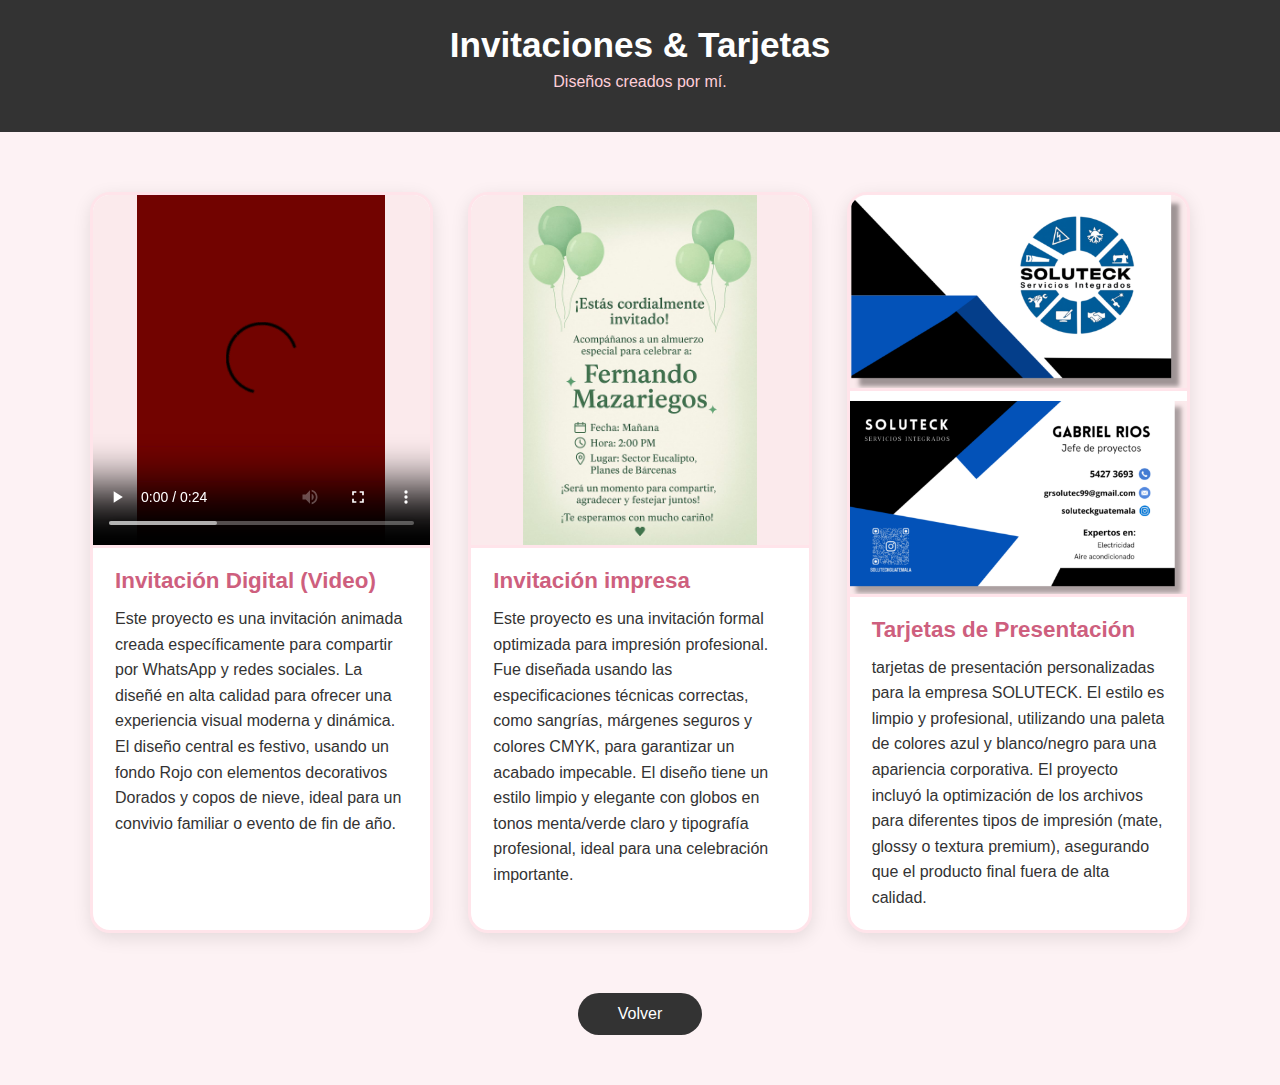
<file: invitaciones.html>
<!DOCTYPE html>
<html lang="es">
<head>
<meta charset="UTF-8">
<meta name="viewport" content="width=device-width, initial-scale=1.0">
<title>Invitaciones y Tarjetas</title>
<style>
    body {
        font-family: 'Segoe UI', Tahoma, sans-serif;
        margin: 0;
        padding: 0;
        background-color: #fdf2f4;
        color: #333;
    }

    header {
        background-color: #333;
        padding: 25px;
        text-align: center;
        color: white;
    }

    header h1 {
        margin: 0;
        font-size: 2.2rem;
    }

    header p {
        margin-top: 8px;
        font-size: 1rem;
        color: #ffced9;
    }

    .projects-container {
        max-width: 1100px;
        margin: 40px auto;
        padding: 20px;
        display: grid;
        grid-template-columns: repeat(auto-fit, minmax(330px, 1fr));
        gap: 35px;
    }

    .item-card {
        background-color: #ffffff;
        border-radius: 20px;
        overflow: hidden;
        box-shadow: 0 5px 18px rgba(0,0,0,0.10);
        transition: transform .3s, box-shadow .3s;
        border: 3px solid #ffe4ea;
        display: flex;
        flex-direction: column;
    }

    .item-card:hover {
        transform: translateY(-8px);
        box-shadow: 0 18px 28px rgba(0,0,0,0.20);
    }

    .item-image, .item-video {
        width: 100%;
        max-height: 350px;
        object-fit: contain;
        background-color: #fbeaec;
        border-bottom: 3px solid #ffe4ea;
        border-radius: 0;
    }

    .item-details {
        padding: 20px 22px;
        display: flex;
        flex-direction: column;
        gap: 12px;
    }

    .item-details h2 {
        margin: 0;
        color: #ce5f7e;
        font-size: 1.4rem;
    }

    .item-details p {
        margin: 0;
        line-height: 1.6;
        font-size: 1rem;
    }

    .back-container {
        text-align: center;
        margin: 40px 0 50px;
    }

    .back-btn {
        display: inline-block;
        padding: 12px 40px;
        background-color: #333;
        color: white;
        text-decoration: none;
        border-radius: 30px;
        font-size: 1rem;
        transition: 0.3s;
    }

    .back-btn:hover {
        background-color: #ce5f7e;
    }
</style>
</head>
<body>

<header>
    <h1>Invitaciones & Tarjetas</h1>
    <p>Diseños creados por mí.</p>
</header>

<div class="projects-container">

  <!-- Invitación Digital (VIDEO) -->
  <div class="item-card">
      <video class="item-video" controls>
          <source src="videos/Invitación de Cumpleaños Moderno Blanco (1).mp4" type="video/mp4">
          Tu navegador no soporta videos.
      </video>
      <div class="item-details">
          <h2>Invitación Digital (Video)</h2>
          <p>Este proyecto es una invitación animada creada específicamente para compartir 
            por WhatsApp y redes sociales. La diseñé en alta calidad para ofrecer una experiencia visual moderna y dinámica. El diseño central es festivo, usando un fondo Rojo con elementos decorativos Dorados y copos de nieve, 
            ideal para un convivio familiar o evento de fin de año.</p>
      </div>
  </div>

  <!-- Invitación Impresa -->
  <div class="item-card">
      <img src="imagenes/WhatsApp Image 2025-11-23 at 5.04.36 PM.jpeg" class="item-image" alt="Invitación Impresa">
      <div class="item-details">
          <h2>Invitación impresa</h2>
          <p>Este proyecto es una invitación formal optimizada para impresión profesional. 
            Fue diseñada usando las especificaciones técnicas correctas, como sangrías, 
            márgenes seguros y colores CMYK, para garantizar un acabado impecable. El diseño tiene un estilo limpio y elegante con globos en tonos menta/verde claro y tipografía profesional, 
            ideal para una celebración importante.</p>
      </div>
  </div>

  <!-- Tarjetas de Presentación -->
  <div class="item-card">
      <div style="display: flex; flex-direction: column; gap: 10px;">
          <img src="imagenes/1.png" class="item-image" alt="Tarjeta de Presentación">
          <img src="imagenes/2.png" class="item-image" alt="Tarjeta de Presentación"> <!-- TARJETA NUEVA -->
      </div>
      <div class="item-details">
          <h2>Tarjetas de Presentación</h2>
          
          <p>tarjetas de presentación personalizadas para la empresa SOLUTECK. 
            El estilo es limpio y profesional, utilizando una paleta de colores azul y blanco/negro 
            para una apariencia corporativa. El proyecto incluyó la optimización de los archivos para 
            diferentes tipos de impresión (mate, glossy o textura premium), 
            asegurando que el producto final fuera de alta calidad.</p>
      </div>
  </div>

</div>

<div class="back-container">
    <a href="index.html" class="back-btn">Volver</a>
</div>

</body>
</html>
</file>
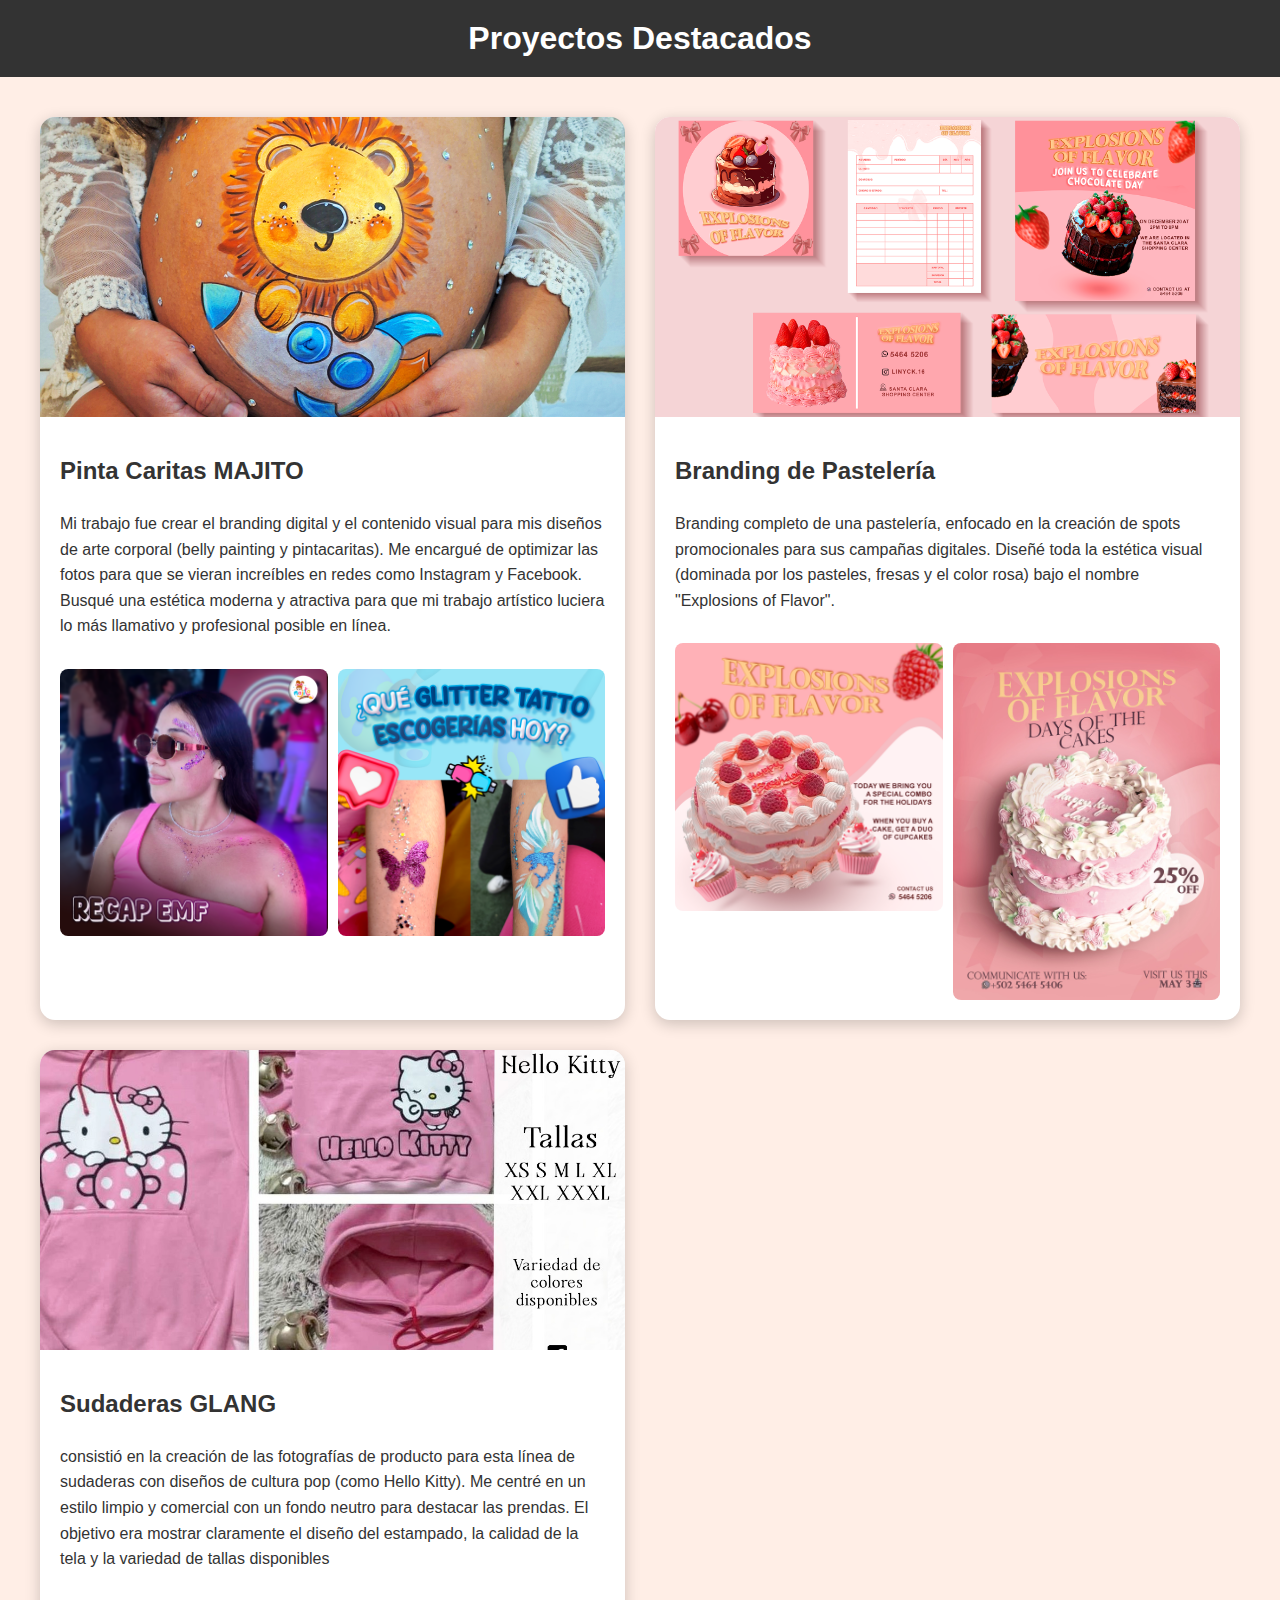
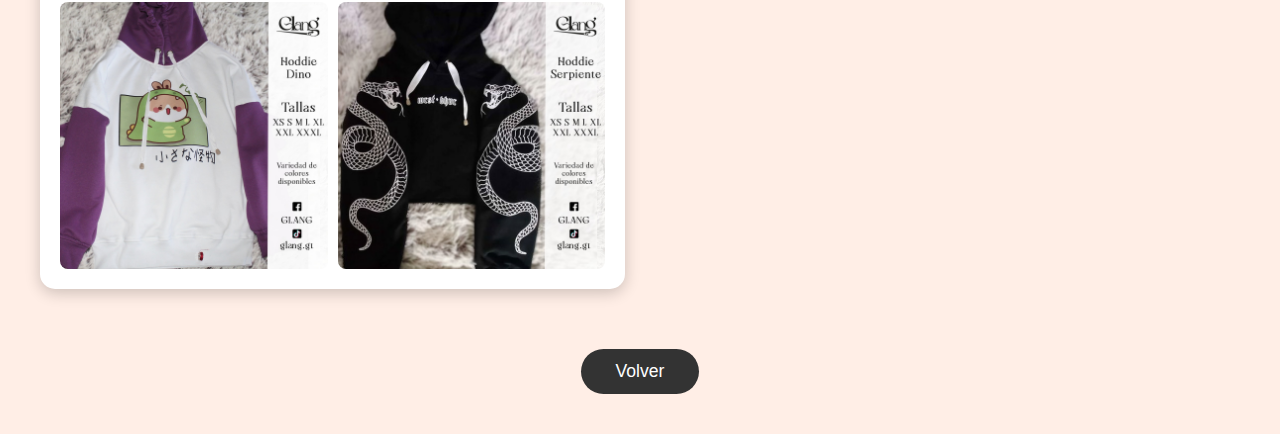
<file: post.html>
<!DOCTYPE html>
<html lang="es">
<head>
<meta charset="UTF-8">
<meta name="viewport" content="width=device-width, initial-scale=1.0">
<title>Proyectos - Diseño para redes</title>
<style>
    body {
        font-family: 'Segoe UI', Tahoma, Geneva, Verdana, sans-serif;
        margin: 0;
        padding: 0;
        background-color: #ffeee6;
        color: #333;
    }

    header {
        background-color: #333;
        padding: 20px;
        text-align: center;
        color: white;
    }

    header h1 {
        margin: 0;
        font-size: 2rem;
    }

    /* DOS COLUMNAS FIJAS */
    .projects-container {
        max-width: 1200px;
        margin: 20px auto;
        padding: 20px;
        display: grid;
        grid-template-columns: repeat(2, 1fr);
        gap: 30px;
    }

    /* 1 columna en celular */
    @media(max-width: 768px) {
        .projects-container {
            grid-template-columns: 1fr;
        }
    }

    .project-card {
        background-color: white;
        border-radius: 15px;
        box-shadow: 0 4px 15px rgba(0,0,0,0.2);
        overflow: hidden;
        transition: transform 0.3s, box-shadow 0.3s;
        display: flex;
        flex-direction: column;
    }

    .project-card:hover {
        transform: translateY(-10px);
        box-shadow: 0 10px 25px rgba(0,0,0,0.25);
    }

    .project-image {
        width: 100%;
        height: 300px;
        object-fit: cover;
    }

    .project-details {
        padding: 20px;
        flex: 1;
        display: flex;
        flex-direction: column;
    }

    .project-details h2 {
        color: #333;
        margin-bottom: 10px;
    }

    .project-details p {
        line-height: 1.6;
        font-size: 1rem;
        margin-bottom: 15px;
    }

    .gallery {
        display: grid;
        grid-template-columns: repeat(auto-fit, minmax(100px, 1fr));
        gap: 10px;
        margin-top: 15px;
    }

    .gallery img {
        width: 100%;
        border-radius: 8px;
        transition: transform 0.3s;
    }

    .gallery img:hover {
        transform: scale(1.05);
    }

    /* BOTÓN GENERAL ABAJO */
    .volver-btn {
        display: block;
        width: fit-content;
        margin: 40px auto;
        padding: 12px 35px;
        background-color: #333;
        color: white;
        text-decoration: none;
        border-radius: 25px;
        font-size: 1.1rem;
        transition: 0.3s;
    }

    .volver-btn:hover {
        background-color: #e07f9f;
    }

</style>
</head>
<body>

<header>
    <h1>Proyectos Destacados</h1>
</header>

<div class="projects-container">

    <!-- Proyecto 1 -->
    <div class="project-card">
        <img src="imagenes/belly paint 3.png" alt="Proyecto 1" class="project-image">
        <div class="project-details">
            <h2>Pinta Caritas MAJITO</h2>
            <p>Mi trabajo fue crear el branding digital y el contenido visual para mis diseños de arte corporal (belly painting y pintacaritas). Me encargué de optimizar las fotos para que se vieran increíbles en redes como Instagram y Facebook. Busqué una estética moderna y atractiva para que mi trabajo artístico luciera lo más llamativo y profesional posible en línea.</p>
            <div class="gallery">
                <img src="imagenes/EMF MAJITO 4.png" alt="Detalle 1">
                <img src="imagenes/TRIVIA majito.png" alt="Detalle 2">
            </div>
        </div>
    </div>

    <!-- Proyecto 2 -->
    <div class="project-card">
        <img src="imagenes/mok-up.png" alt="Proyecto 2" class="project-image">
        <div class="project-details">
            <h2>Branding de Pastelería</h2>
            <p>Branding completo de una pastelería, enfocado en la creación de spots promocionales para sus campañas digitales. Diseñé toda la estética visual (dominada por los pasteles, fresas y el color rosa) bajo el nombre "Explosions of Flavor".</p>
            <div class="gallery">
                <img src="imagenes/oferta.png" alt="Detalle 1">
                <img src="imagenes/WhatsApp Image 2024-11-29 at 5.47.05 PM - copia.jpeg" alt="Detalle 2">
            </div>
        </div>
    </div>

    <!-- Proyecto 3 -->
    <div class="project-card">
        <img src="imagenes/WhatsApp Image 2025-12-04 at 2.27.48 PM (1).jpeg" alt="Proyecto 3" class="project-image">
        <div class="project-details">
            <h2>Sudaderas GLANG</h2>
            <p>consistió en la creación de las fotografías de producto para esta línea de sudaderas 
                con diseños de cultura pop (como Hello Kitty). Me centré en un estilo limpio y comercial con un fondo neutro para destacar las prendas. El objetivo era mostrar claramente el diseño del estampado, la calidad de 
                la tela y la variedad de tallas disponibles</p>
            <div class="gallery">
                <img src="imagenes/WhatsApp Image 2025-12-04 at 2.27.48 PM.jpeg" alt="Detalle 1">
                <img src="imagenes/WhatsApp Image 2025-12-04 at 2.27.49 PM (1).jpeg" alt="Detalle 2">
            </div>
        </div>
    </div>

</div>

<!-- BOTÓN BONITO ABAJO -->
<a href="index.html#proyectos" class="volver-btn">Volver</a>

</body>
</html>
</file>
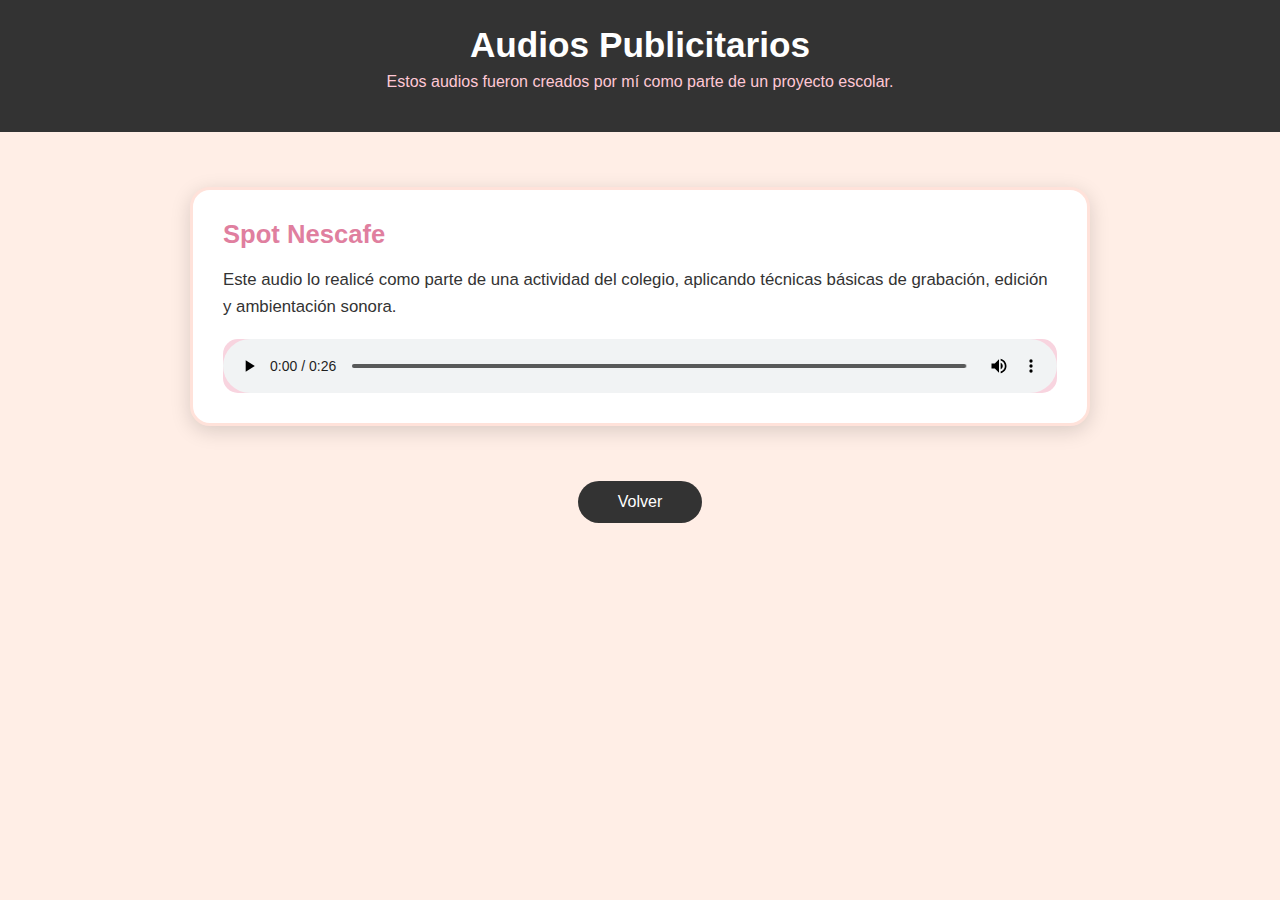
<file: Spot-publicitario.html>
<!DOCTYPE html>
<html lang="es">
<head>
<meta charset="UTF-8">
<meta name="viewport" content="width=device-width, initial-scale=1.0">
<title>Audios Publicitarios</title>
<style>
    body {
        font-family: 'Segoe UI', Tahoma, Geneva, Verdana, sans-serif;
        margin: 0;
        padding: 0;
        background-color: #ffeee6;
        color: #333;
    }

    header {
        background-color: #333;
        padding: 25px;
        text-align: center;
        color: white;
    }

    header h1 {
        margin: 0;
        font-size: 2.2rem;
    }

    header p {
        margin-top: 8px;
        font-size: 1rem;
        color: #ffc8d5;
    }

    .projects-container {
        max-width: 900px;
        margin: 35px auto;
        padding: 20px;
        display: flex;
        flex-direction: column;
        gap: 35px;
    }

    .audio-card {
        background-color: white;
        border-radius: 20px;
        padding: 30px;
        box-shadow: 0 5px 20px rgba(0,0,0,0.15);
        display: flex;
        flex-direction: column;
        gap: 18px;
        transition: transform 0.25s, box-shadow 0.25s;
        border: 3px solid #ffe2da;
    }

    .audio-card:hover {
        transform: translateY(-6px);
        box-shadow: 0 15px 30px rgba(0,0,0,0.25);
    }

    .audio-card h2 {
        margin: 0;
        color: #e07f9f;
        font-size: 1.6rem;
    }

    .audio-card p {
        margin: 0;
        line-height: 1.6;
        font-size: 1.05rem;
    }

    audio {
        width: 100%;
        border-radius: 15px;
        outline: none;
        background-color: #f8d4df;
    }

    .back-container {
        text-align: center;
        margin: 20px 0 40px;
    }

    .back-btn {
        display: inline-block;
        padding: 12px 40px;
        background-color: #333;
        color: white;
        text-decoration: none;
        border-radius: 30px;
        font-size: 1rem;
        transition: 0.3s;
    }

    .back-btn:hover {
        background-color: #e07f9f;
    }

</style>
</head>
<body>

<header>
    <h1>Audios Publicitarios</h1>
    <p>Estos audios fueron creados por mí como parte de un proyecto escolar.</p>
</header>

<div class="projects-container">

    <!-- Audio 1 -->
    <div class="audio-card">
        <h2>Spot Nescafe</h2>
        <p>Este audio lo realicé como parte de una actividad del colegio, aplicando técnicas básicas de grabación, edición y ambientación sonora.</p>
        <audio controls>
            <source src="Audios/SPOT  2.mpeg" type="audio/mpeg">
            Tu navegador no soporta audio.
        </audio>
    </div>

</div>

<div class="back-container">
    <a href="index.html" class="back-btn">Volver</a>
</div>

</body>
</html>
</file>
